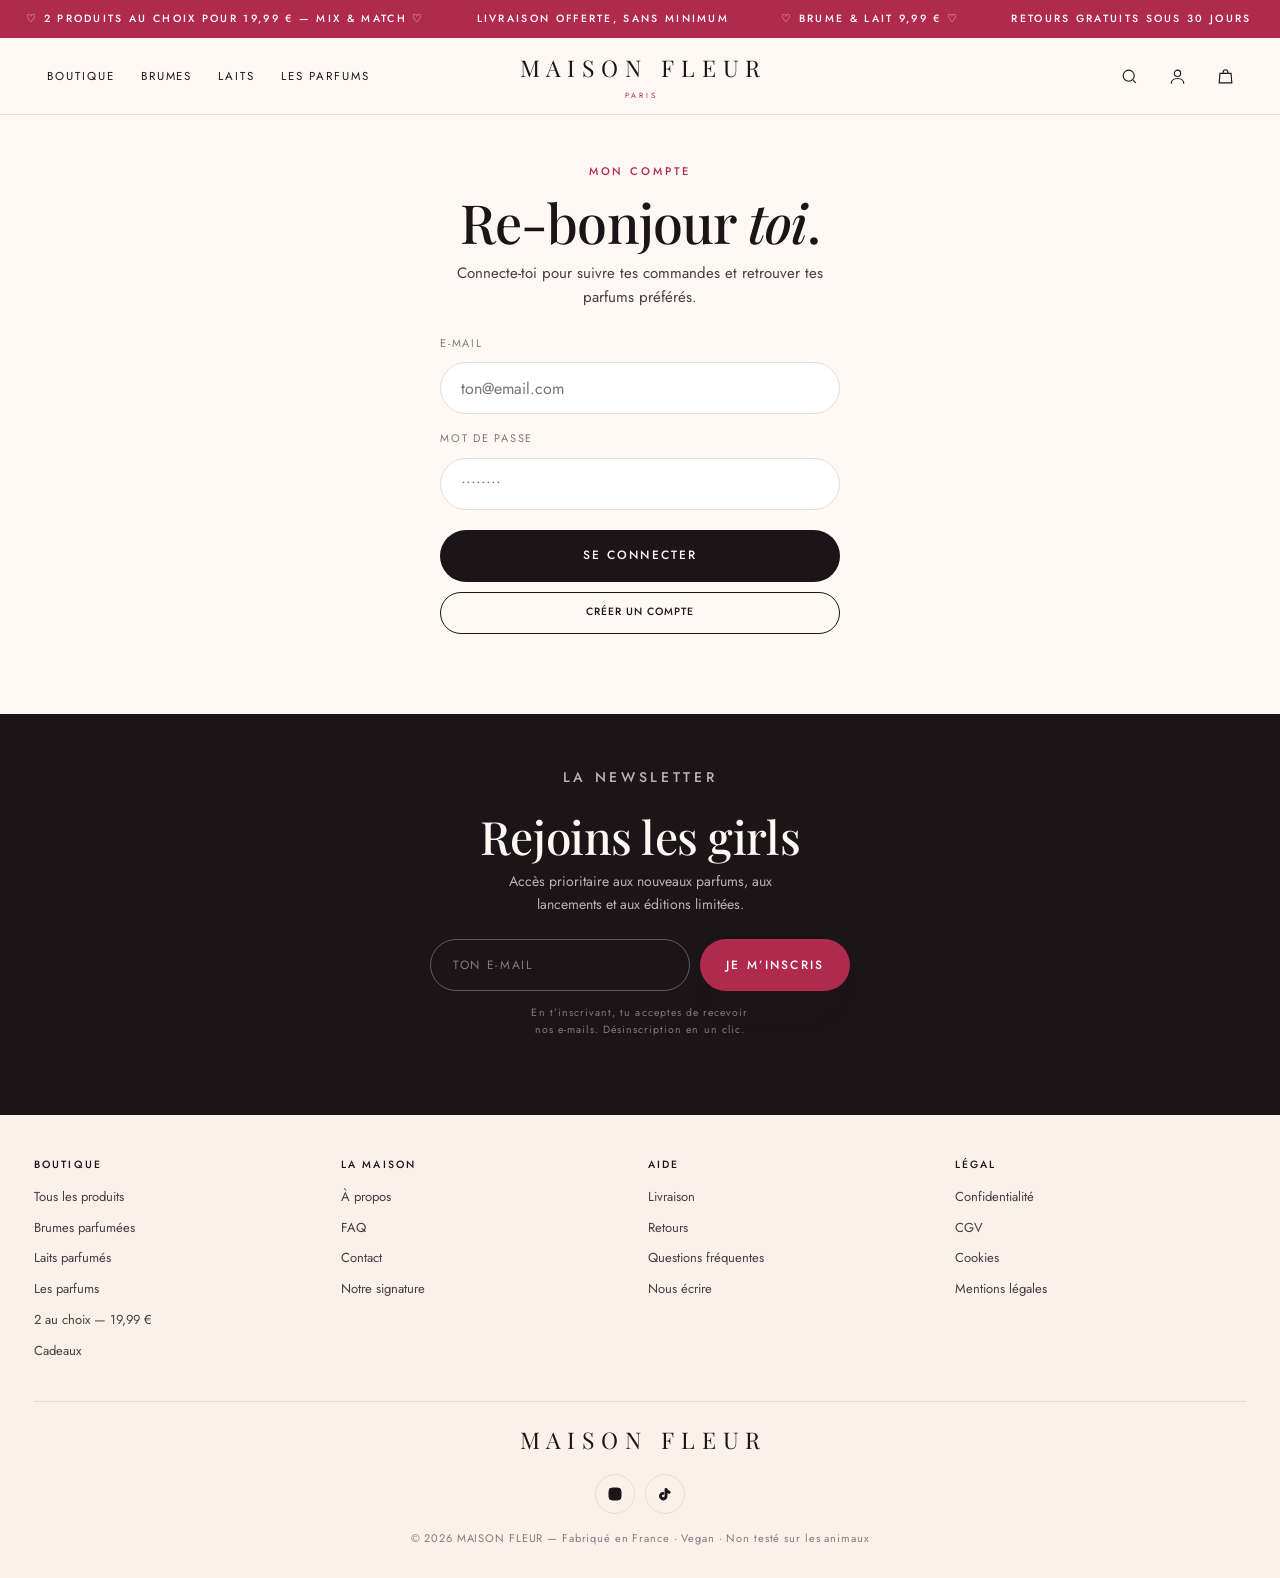
<file: compte.html>
<!doctype html>
<html lang="fr">
<head>
<meta charset="utf-8">
<meta name="viewport" content="width=device-width,initial-scale=1,viewport-fit=cover">
<title>Mon compte · Maison Fleur</title>
<meta name="description" content="Connexion à ton compte Maison Fleur.">
<meta name="theme-color" content="#B02A4E">
<link rel="icon" href="data:image/svg+xml,%3Csvg xmlns='http://www.w3.org/2000/svg' viewBox='0 0 32 32'%3E%3Crect width='32' height='32' rx='8' fill='%23B02A4E'/%3E%3Ctext x='16' y='23' font-size='18' font-family='Georgia' fill='%23FDF8F4' text-anchor='middle'%3EM%3C/text%3E%3C/svg%3E">
<link rel="preconnect" href="https://fonts.googleapis.com">
<link rel="preconnect" href="https://fonts.gstatic.com" crossorigin>
<link href="https://fonts.googleapis.com/css2?family=Playfair+Display:ital,wght@0,400..700;1,400..600&family=Jost:wght@300;400;500&display=swap" rel="stylesheet">
<link rel="stylesheet" href="assets/css/style.css">
</head>
<body>
<div id="site-header"></div>

<main>
  <section class="wrap" style="max-width:440px;padding:48px 20px 80px;text-align:center">
    <p class="eyebrow">Mon compte</p>
    <h1 class="h-section">Re-bonjour <span class="italic">toi</span>.</h1>
    <p class="lede" style="margin:12px auto 26px">Connecte-toi pour suivre tes commandes et retrouver tes parfums préférés.</p>
    <form data-newsletter style="display:grid;gap:10px;text-align:left">
      <label class="tiny" for="ac-mail">E-mail</label>
      <input id="ac-mail" type="email" required placeholder="ton@email.com" style="height:52px;border:1px solid var(--line);border-radius:99px;padding:0 20px;background:#fff">
      <label class="tiny" for="ac-pass" style="margin-top:6px">Mot de passe</label>
      <input id="ac-pass" type="password" required placeholder="••••••••" style="height:52px;border:1px solid var(--line);border-radius:99px;padding:0 20px;background:#fff">
      <button class="btn btn-dark btn-block" type="submit" style="margin-top:10px">Se connecter</button>
      <a class="btn btn-ghost btn-block btn-sm" href="boutique.html">Créer un compte</a>
    </form>
  </section>
</main>
<div id="site-footer"></div>
<script src="assets/js/data.js"></script>
<script src="assets/js/app.js"></script>
<script src="assets/js/components.js"></script>

</body>
</html>
</file>
<file: assets/css/style.css>
/* =========================================================================
   MAISON FLEUR — FEUILLE DE STYLE
   Palette, typographie et composants. Mobile-first.
   ========================================================================= */

:root{
  /* Couleurs */
  --cream:#FDF8F4;
  --cream-2:#FAF1EA;
  --white:#FFFFFF;
  --blush:#F9E6EA;
  --pink:#F3CBD6;
  --pink-soft:#FCEFF2;
  --rose:#E091A6;
  --cherry:#B02A4E;
  --burgundy:#7B1E3A;
  --ink:#1C1518;
  --ink-soft:#4A3B40;
  --muted:#8A777C;
  --line:#E9DCD6;
  --black:#0E0B0C;

  /* Typo */
  --serif:'Playfair Display', 'Didot', Georgia, 'Times New Roman', serif;
  --sans:'Jost', 'Helvetica Neue', Helvetica, Arial, sans-serif;

  /* Mesures */
  --bar-h:38px;
  --nav-h:62px;
  --radius:2px;
  --radius-lg:14px;
  --pad:20px;
  --maxw:1320px;
  --ease:cubic-bezier(.22,.61,.36,1);
  --shadow:0 18px 50px -24px rgba(123,30,58,.35);
  --shadow-soft:0 10px 30px -18px rgba(28,21,24,.3);
}

*,*::before,*::after{box-sizing:border-box}
html{-webkit-text-size-adjust:100%;scroll-behavior:smooth}
body{
  margin:0;background:var(--cream);color:var(--ink);
  font-family:var(--sans);font-size:16px;line-height:1.6;font-weight:400;
  -webkit-font-smoothing:antialiased;overflow-x:hidden;
}
body.no-scroll{overflow:hidden}
img{max-width:100%;display:block;height:auto}  /* neutralise l'attribut height des SVG */
a{color:inherit;text-decoration:none}
button{font:inherit;color:inherit;border:0;background:none;cursor:pointer}
input,select{font:inherit;color:inherit}
h1,h2,h3,h4{margin:0;font-family:var(--serif);font-weight:500;line-height:1.05;letter-spacing:-.01em}
p{margin:0}
::selection{background:var(--pink);color:var(--burgundy)}

.wrap{width:100%;max-width:var(--maxw);margin:0 auto;padding:0 var(--pad)}
.hide{display:none !important}
.sr{position:absolute;width:1px;height:1px;overflow:hidden;clip:rect(0 0 0 0);white-space:nowrap}

/* --- Typographie utilitaire ------------------------------------------- */
.eyebrow{
  font-size:11px;letter-spacing:.26em;text-transform:uppercase;color:var(--cherry);
  font-weight:500;margin-bottom:14px;
}
.display{font-family:var(--serif);font-size:clamp(34px,9vw,76px);line-height:.98;letter-spacing:-.02em}
.h-section{font-family:var(--serif);font-size:clamp(28px,7.2vw,54px);line-height:1;letter-spacing:-.015em}
.italic{font-style:italic}
.lede{color:var(--ink-soft);font-size:15px;max-width:52ch}
.tiny{font-size:11px;letter-spacing:.16em;text-transform:uppercase;color:var(--muted)}

/* --- Boutons ----------------------------------------------------------- */
.btn{
  display:inline-flex;align-items:center;justify-content:center;gap:10px;
  min-height:52px;padding:0 26px;border-radius:99px;
  font-size:12px;letter-spacing:.18em;text-transform:uppercase;font-weight:500;
  transition:transform .35s var(--ease),background .3s,color .3s,box-shadow .3s;
  text-align:center;white-space:nowrap;
}
.btn:active{transform:scale(.97)}
.btn-dark{background:var(--ink);color:var(--cream)}
.btn-dark:hover{background:var(--burgundy)}
.btn-cherry{background:var(--cherry);color:#fff;box-shadow:var(--shadow)}
.btn-cherry:hover{background:var(--burgundy)}
.btn-ghost{border:1px solid var(--ink);color:var(--ink)}
.btn-ghost:hover{background:var(--ink);color:var(--cream)}
.btn-light{background:var(--white);color:var(--ink);box-shadow:var(--shadow-soft)}
.btn-light:hover{background:var(--blush)}
.btn-block{display:flex;width:100%}
.btn-sm{min-height:42px;padding:0 14px;font-size:10.5px;letter-spacing:.1em}
.card-actions .btn{padding:0 10px;font-size:10px;letter-spacing:.08em}
@media (min-width:600px){.card-actions .btn{font-size:10.5px;letter-spacing:.1em;padding:0 14px}}
.btn[disabled]{opacity:.4;pointer-events:none}
.link-u{border-bottom:1px solid currentColor;padding-bottom:2px;font-size:12px;letter-spacing:.16em;text-transform:uppercase}

/* =========================================================================
   BARRE D'ANNONCE + NAVIGATION
   ========================================================================= */
#site-header{display:contents}  /* le conteneur ne doit pas borner le sticky */
.site-top{position:sticky;top:0;z-index:60}
.announce{
  position:relative;height:var(--bar-h);background:var(--cherry);color:#fff;
  display:flex;align-items:center;overflow:hidden;transition:height .35s var(--ease);
}
.site-top.compact .announce{height:0}
.announce-track{display:flex;width:max-content;animation:slide 26s linear infinite}
.announce span{
  padding:0 26px;font-size:10.5px;letter-spacing:.22em;text-transform:uppercase;white-space:nowrap;font-weight:500;
}
@keyframes slide{from{transform:translateX(0)}to{transform:translateX(-50%)}}
@media (prefers-reduced-motion:reduce){.announce-track{animation:none}}

.nav{
  position:relative;z-index:50;background:rgba(253,248,244,.92);
  backdrop-filter:saturate(180%) blur(14px);border-bottom:1px solid var(--line);
}
.nav-inner{
  height:var(--nav-h);display:grid;grid-template-columns:1fr auto 1fr;align-items:center;
  max-width:var(--maxw);margin:0 auto;padding:0 var(--pad);
}
.nav-left,.nav-right{display:flex;align-items:center;gap:6px}
.nav-right{justify-content:flex-end}
.logo{
  font-family:var(--serif);font-size:19px;letter-spacing:.3em;text-transform:uppercase;
  text-indent:.3em;white-space:nowrap;
}
.logo small{display:block;font-family:var(--sans);font-size:7.5px;letter-spacing:.42em;color:var(--cherry);text-align:center;margin-top:3px;text-indent:.42em}
.icon-btn{
  width:42px;height:42px;display:grid;place-items:center;border-radius:99px;position:relative;
  transition:background .25s;
}
.icon-btn:hover{background:var(--blush)}
.icon-btn svg{width:19px;height:19px;stroke:var(--ink);fill:none;stroke-width:1.4}
.cart-count{
  position:absolute;top:4px;right:2px;min-width:17px;height:17px;padding:0 4px;border-radius:99px;
  background:var(--cherry);color:#fff;font-size:10px;line-height:17px;text-align:center;font-weight:500;
}
.nav-links{display:none}
@media (max-width:420px){
  .logo{font-size:16px;letter-spacing:.2em;text-indent:.2em}
  .logo small{font-size:6.5px;letter-spacing:.3em;text-indent:.3em}
  .icon-btn{width:38px;height:38px}
  .nav-left,.nav-right{gap:2px}
}
.nav-links a{
  font-size:11.5px;letter-spacing:.17em;text-transform:uppercase;padding:8px 13px;position:relative;
}
.nav-links a::after{
  content:'';position:absolute;left:13px;right:13px;bottom:2px;height:1px;background:var(--cherry);
  transform:scaleX(0);transform-origin:left;transition:transform .3s var(--ease);
}
.nav-links a:hover::after,.nav-links a.active::after{transform:scaleX(1)}

/* Menu mobile */
.burger svg{stroke-width:1.5}
.drawer{
  position:fixed;inset:0;z-index:80;background:var(--cream);transform:translateX(-100%);
  transition:transform .45s var(--ease);display:flex;flex-direction:column;
}
.drawer.open{transform:translateX(0)}
.drawer-head{display:flex;align-items:center;justify-content:space-between;padding:14px var(--pad);border-bottom:1px solid var(--line)}
.drawer nav{padding:26px var(--pad);display:flex;flex-direction:column;gap:2px;flex:1;overflow-y:auto}
.drawer nav a{font-family:var(--serif);font-size:30px;padding:11px 0;border-bottom:1px solid var(--line)}
.drawer nav a small{display:block;font-family:var(--sans);font-size:10px;letter-spacing:.2em;text-transform:uppercase;color:var(--muted);margin-top:2px}
.drawer-foot{padding:20px var(--pad) 32px;background:var(--pink-soft)}
.drawer-foot p{font-size:12px;letter-spacing:.14em;text-transform:uppercase;color:var(--burgundy);margin-bottom:12px;text-align:center}

/* =========================================================================
   HERO
   ========================================================================= */
.hero{position:relative;background:var(--cream);overflow:hidden}
.hero-media{position:relative;aspect-ratio:4/5;max-height:74vh;width:100%}
.hero-media img{width:100%;height:100%;object-fit:cover}
.hero-media::after{
  content:'';position:absolute;inset:0;
  background:linear-gradient(180deg,rgba(255,255,255,.12) 0%,rgba(255,250,248,.05) 32%,rgba(253,248,244,.72) 62%,rgba(253,248,244,.97) 92%,var(--cream) 100%);
}
.hero-body{position:relative;z-index:2;margin-top:-13vh;padding:0 var(--pad) 46px;text-align:center}
.hero-body .display{margin-bottom:16px}
.hero-body .lede{margin:0 auto 26px;font-size:15.5px}
.hero-cta{display:flex;flex-direction:column;gap:10px;max-width:400px;margin:0 auto}
.hero-badge{
  display:inline-flex;align-items:center;gap:8px;margin-bottom:18px;padding:7px 16px;border-radius:99px;
  background:var(--white);box-shadow:var(--shadow-soft);
  font-size:10px;letter-spacing:.2em;text-transform:uppercase;color:var(--cherry);font-weight:500;
}
.hero-strip{
  background:var(--ink);color:var(--cream);display:flex;overflow-x:auto;scrollbar-width:none;
}
.hero-strip::-webkit-scrollbar{display:none}
.hero-strip div{
  flex:1 0 auto;padding:14px 22px;font-size:10px;letter-spacing:.2em;text-transform:uppercase;
  white-space:nowrap;border-right:1px solid rgba(253,248,244,.16);
}

/* =========================================================================
   SECTIONS GÉNÉRIQUES
   ========================================================================= */
.section{padding:60px 0}
.section-cream{background:var(--cream)}
.section-white{background:var(--white)}
.section-blush{background:var(--blush)}
.section-ink{background:var(--ink);color:var(--cream)}
.section-ink .lede,.section-ink .tiny{color:rgba(253,248,244,.68)}
.section-ink .eyebrow{color:var(--pink)}
.section-head{margin-bottom:30px}
.section-head.center{text-align:center}
.section-head.center .lede{margin-inline:auto}
.section-head .lede{margin-top:14px}
.head-row{display:flex;align-items:flex-end;justify-content:space-between;gap:20px}
.head-row .link-u{display:none;flex:0 0 auto;padding-bottom:6px}

/* --- Grille produits / parfums ----------------------------------------- */
.grid{display:grid;gap:14px}
.grid-2{grid-template-columns:repeat(2,1fr)}
.scroller{
  display:grid;grid-auto-flow:column;grid-auto-columns:74%;gap:14px;overflow-x:auto;
  scroll-snap-type:x mandatory;padding-bottom:6px;margin:0 calc(var(--pad) * -1);padding-inline:var(--pad);
  scrollbar-width:none;
}
.scroller::-webkit-scrollbar{display:none}
.scroller > *{scroll-snap-align:start}

/* Carte parfum */
.card{
  background:var(--white);border-radius:var(--radius-lg);overflow:hidden;position:relative;
  display:flex;flex-direction:column;transition:transform .4s var(--ease),box-shadow .4s var(--ease);
}
.card:hover{transform:translateY(-4px);box-shadow:var(--shadow-soft)}
.card-media{position:relative;aspect-ratio:3/4;overflow:hidden;background:var(--cream-2);display:block}
.card-media img{width:100%;height:100%;object-fit:cover;transition:transform .7s var(--ease)}
.card:hover .card-media img{transform:scale(1.04)}
.card-tag{
  position:absolute;top:10px;left:10px;background:var(--white);color:var(--burgundy);
  padding:5px 11px;border-radius:99px;font-size:9px;letter-spacing:.18em;text-transform:uppercase;font-weight:500;
}
.card-tag.dark{background:var(--ink);color:var(--cream)}
.card-body{padding:14px 14px 16px;display:flex;flex-direction:column;gap:6px;flex:1}
.card-name{font-family:var(--serif);font-size:20px;line-height:1.1}
.card-notes{font-size:11px;letter-spacing:.1em;text-transform:uppercase;color:var(--muted);line-height:1.5}
.card-prices{display:flex;flex-wrap:wrap;gap:8px;margin-top:2px;font-size:12.5px;color:var(--ink-soft)}
.card-prices b{font-weight:500}
.card-actions{display:flex;flex-direction:column;gap:7px;margin-top:auto;padding-top:10px}
.card-price{font-size:14px;letter-spacing:.02em}
.card-price s{color:var(--muted);margin-left:6px;font-size:12px}

/* Sélecteur de format sur carte */
.seg{display:flex;background:var(--cream-2);border-radius:99px;padding:3px;gap:3px}
.seg button{
  flex:1;min-height:34px;border-radius:99px;font-size:10.5px;letter-spacing:.11em;text-transform:uppercase;
  color:var(--muted);transition:background .25s,color .25s;padding:0 6px;
}
.seg button[aria-pressed="true"]{background:var(--white);color:var(--ink);box-shadow:0 1px 4px rgba(0,0,0,.08)}

/* =========================================================================
   SHOP BY MOOD
   ========================================================================= */
.mood-grid{display:grid;grid-template-columns:repeat(2,1fr);gap:10px}
.mood{
  position:relative;aspect-ratio:3/4;border-radius:var(--radius-lg);overflow:hidden;display:flex;
  align-items:flex-end;color:#fff;
}
.mood:first-child{grid-column:span 2;aspect-ratio:16/11}
.mood img{position:absolute;inset:0;width:100%;height:100%;object-fit:cover;transition:transform .8s var(--ease)}
.mood:hover img{transform:scale(1.05)}
.mood::after{content:'';position:absolute;inset:0;background:linear-gradient(0deg,rgba(28,21,24,.66) 0%,rgba(28,21,24,.08) 55%)}
.mood-txt{position:relative;z-index:2;padding:16px}
.mood-txt h3{font-family:var(--sans);font-size:14px;letter-spacing:.2em;text-transform:uppercase;font-weight:500}
.mood-txt p{font-size:12px;opacity:.85;margin-top:4px}
.mood-txt em{display:block;font-family:var(--serif);font-style:italic;font-size:16px;margin-top:6px}

/* =========================================================================
   PICK ANY 2 — SÉLECTEUR DUO
   ========================================================================= */
.duo-band{
  background:linear-gradient(160deg,var(--pink-soft) 0%,var(--blush) 55%,var(--pink) 100%);
  position:relative;overflow:hidden;
}
.duo-band::before{
  content:'';position:absolute;width:420px;height:420px;border-radius:50%;
  background:radial-gradient(circle,rgba(255,255,255,.85),rgba(255,255,255,0) 70%);top:-160px;right:-140px;
}
.duo-price-badge{
  display:inline-flex;flex-direction:column;align-items:center;justify-content:center;
  width:104px;height:104px;border-radius:50%;background:var(--cherry);color:#fff;
  font-family:var(--serif);font-size:23px;line-height:1;transform:rotate(-8deg);box-shadow:var(--shadow);
}
.duo-price-badge span{font-family:var(--sans);font-size:8.5px;letter-spacing:.2em;text-transform:uppercase;margin-top:6px}
.duo-picker{display:grid;gap:12px;margin-top:26px}
.slot{
  background:var(--white);border-radius:var(--radius-lg);padding:14px;display:flex;gap:13px;align-items:center;
  border:1px solid transparent;transition:border-color .3s,box-shadow .3s;position:relative;
}
.slot.filled{border-color:var(--pink)}
.slot-img{
  width:62px;height:76px;flex:0 0 auto;border-radius:8px;overflow:hidden;background:var(--cream-2);
  display:grid;place-items:center;
}
.slot-img img{width:100%;height:100%;object-fit:cover}
.slot-img .ph{font-family:var(--serif);font-size:26px;color:var(--pink)}
.slot-info{flex:1;min-width:0}
.slot-info .tiny{margin-bottom:3px}
.slot-info strong{display:block;font-family:var(--serif);font-size:18px;font-weight:500;line-height:1.15}
.slot-info span{font-size:11.5px;color:var(--muted);letter-spacing:.06em}
.slot-change{font-size:10.5px;letter-spacing:.14em;text-transform:uppercase;color:var(--cherry);border-bottom:1px solid;padding-bottom:1px;margin-top:6px;display:inline-block}
.duo-total{
  display:flex;align-items:baseline;justify-content:space-between;gap:12px;margin-top:20px;
  padding-top:16px;border-top:1px solid rgba(123,30,58,.2);
}
.duo-total .amount{font-family:var(--serif);font-size:34px;line-height:1}
.duo-total s{color:var(--muted);font-size:14px;margin-left:8px}
.duo-save{font-size:11px;letter-spacing:.14em;text-transform:uppercase;color:var(--cherry);font-weight:500}

/* Sélecteur modal */
.picker{
  position:fixed;inset:0;z-index:90;background:rgba(28,21,24,.45);backdrop-filter:blur(3px);
  opacity:0;pointer-events:none;transition:opacity .3s;display:flex;align-items:flex-end;justify-content:center;
}
.picker.open{opacity:1;pointer-events:auto}
.picker-panel{
  background:var(--cream);width:100%;max-width:640px;max-height:88vh;border-radius:18px 18px 0 0;
  display:flex;flex-direction:column;transform:translateY(100%);transition:transform .4s var(--ease);
}
.picker.open .picker-panel{transform:translateY(0)}
.picker-head{padding:18px var(--pad) 12px;border-bottom:1px solid var(--line);position:relative}
.picker-head h3{font-size:22px}
.picker-head .tiny{margin-top:4px}
.picker-close{position:absolute;top:14px;right:12px}
.picker-filters{
  display:flex;gap:7px;padding:12px var(--pad);overflow-x:auto;scrollbar-width:none;
  -webkit-mask-image:linear-gradient(to right,#000 calc(100% - 28px),transparent 100%);
  mask-image:linear-gradient(to right,#000 calc(100% - 28px),transparent 100%);
}
.picker-filters::-webkit-scrollbar{display:none}
.chip{
  flex:0 0 auto;padding:8px 15px;border-radius:99px;border:1px solid var(--line);background:var(--white);
  font-size:10.5px;letter-spacing:.14em;text-transform:uppercase;color:var(--muted);transition:.25s;
  white-space:nowrap;
}
.chip[aria-pressed="true"]{background:var(--ink);color:var(--cream);border-color:var(--ink)}
.picker-list{overflow-y:auto;padding:4px var(--pad) 28px;display:grid;grid-template-columns:repeat(2,1fr);gap:10px}
.pick-item{
  background:var(--white);border-radius:12px;overflow:hidden;text-align:left;display:flex;flex-direction:column;
  border:1.5px solid transparent;transition:border-color .25s,transform .25s;
}
.pick-item:active{transform:scale(.98)}
.pick-item.selected{border-color:var(--cherry)}
.pick-item img{aspect-ratio:3/4;object-fit:cover;width:100%;background:var(--cream-2)}
.pick-item .pi-body{padding:9px 10px 12px}
.pick-item strong{display:block;font-family:var(--serif);font-size:15px;font-weight:500;line-height:1.15}
.pick-item span{display:block;font-size:10px;letter-spacing:.12em;text-transform:uppercase;color:var(--muted);margin-top:3px}

/* Confirmation de commande */
.order-confirm{
  position:fixed;inset:0;z-index:95;background:rgba(28,21,24,.5);backdrop-filter:blur(3px);
  opacity:0;pointer-events:none;transition:opacity .3s;display:flex;align-items:center;justify-content:center;padding:20px;
}
.order-confirm.open{opacity:1;pointer-events:auto}
.order-confirm-panel{
  background:var(--cream);width:100%;max-width:460px;border-radius:18px;padding:44px 30px;text-align:center;
  transform:scale(.96);transition:transform .35s var(--ease);
}
.order-confirm.open .order-confirm-panel{transform:scale(1)}
.order-confirm-panel .lede{margin:14px auto 26px}

/* =========================================================================
   LAYERING
   ========================================================================= */
.layer-card{
  background:var(--white);border-radius:var(--radius-lg);padding:16px;display:flex;flex-direction:column;gap:12px;
}
.layer-imgs{display:flex;align-items:center;gap:8px}
.layer-imgs img{width:calc(50% - 16px);aspect-ratio:3/4;object-fit:cover;border-radius:8px;background:var(--cream-2)}
.layer-imgs .plus{font-family:var(--serif);font-size:22px;color:var(--cherry);width:16px;text-align:center}
.layer-card h3{font-size:19px}
.layer-card p{font-size:12.5px;color:var(--muted)}
.layer-card .names{font-size:11px;letter-spacing:.14em;text-transform:uppercase;color:var(--cherry)}

/* --- Étapes layering --------------------------------------------------- */
.steps{display:grid;gap:14px;margin-top:26px}
.step{display:flex;gap:14px;align-items:flex-start;padding:16px;background:rgba(255,255,255,.06);border-radius:12px}
.section-white .step,.section-cream .step{background:var(--white)}
.step b{font-family:var(--serif);font-size:26px;line-height:1;color:var(--rose);flex:0 0 auto;width:34px}
.step h4{font-family:var(--sans);font-size:12px;letter-spacing:.18em;text-transform:uppercase;margin-bottom:5px;font-weight:500}
.step p{font-size:13px;opacity:.75}

/* =========================================================================
   UGC
   ========================================================================= */
.ugc-card{border-radius:var(--radius-lg);overflow:hidden;position:relative;background:var(--ink);display:block}
.ugc-card img{aspect-ratio:9/16;object-fit:cover;width:100%}
.ugc-overlay{
  position:absolute;inset:auto 0 0 0;padding:14px;color:#fff;
  background:linear-gradient(0deg,rgba(14,11,12,.8),rgba(14,11,12,0));
}
.ugc-overlay .handle{font-size:11px;letter-spacing:.12em;opacity:.85}
.ugc-overlay .comment{font-family:var(--serif);font-size:17px;line-height:1.2;margin-top:5px}
.ugc-meta{display:flex;align-items:center;gap:6px;margin-top:8px;font-size:11px;opacity:.85}
.ugc-play{
  position:absolute;top:12px;right:12px;width:30px;height:30px;border-radius:50%;
  background:rgba(255,255,255,.22);backdrop-filter:blur(6px);display:grid;place-items:center;
}
.ugc-play svg{width:13px;height:13px;fill:#fff}

/* =========================================================================
   GIFTING
   ========================================================================= */
.gift-hero{position:relative;border-radius:var(--radius-lg);overflow:hidden;min-height:420px;display:flex;align-items:flex-end}
.gift-hero img{position:absolute;inset:0;width:100%;height:100%;object-fit:cover}
.gift-hero::after{content:'';position:absolute;inset:0;background:linear-gradient(0deg,rgba(28,21,24,.55),rgba(28,21,24,0) 60%)}
.gift-hero-txt{position:relative;z-index:2;padding:24px;color:#fff;max-width:520px}
.gift-hero-txt .h-section{color:#fff}
.gift-list{display:grid;gap:12px;margin-top:16px}
.gift-item{background:var(--white);border-radius:var(--radius-lg);padding:13px;display:flex;gap:12px;align-items:center}
.gift-item .imgs{display:flex;flex:0 0 auto}
.gift-item .imgs img{width:52px;aspect-ratio:3/4;object-fit:cover;border-radius:7px;background:var(--cream-2)}
.gift-item .imgs img:last-child{margin-left:-16px;box-shadow:-6px 0 12px -8px rgba(0,0,0,.4)}
.gift-item h4{font-family:var(--sans);font-size:11px;letter-spacing:.17em;text-transform:uppercase;font-weight:500}
.gift-item p{font-size:12.5px;color:var(--muted);margin-top:3px}
.gift-item .price{font-size:13px;margin-top:4px}

/* =========================================================================
   PAGE PRODUIT
   ========================================================================= */
.pdp{padding-bottom:96px}
.gallery{position:relative;background:var(--cream-2)}
.gallery-track{display:grid;grid-auto-flow:column;grid-auto-columns:100%;overflow-x:auto;scroll-snap-type:x mandatory;scrollbar-width:none}
.gallery-track::-webkit-scrollbar{display:none}
.gallery-track img{aspect-ratio:4/5;object-fit:cover;width:100%;scroll-snap-align:center}
.gallery-dots{position:absolute;bottom:14px;left:0;right:0;display:flex;justify-content:center;gap:6px}
.gallery-dots i{width:6px;height:6px;border-radius:50%;background:rgba(28,21,24,.25);transition:.3s}
.gallery-dots i.on{background:var(--ink);width:18px;border-radius:99px}
.pdp-head{padding:22px var(--pad) 0}
.pdp-head h1{font-size:clamp(30px,8.5vw,46px);margin-bottom:8px}
.pdp-notes{font-size:11.5px;letter-spacing:.18em;text-transform:uppercase;color:var(--cherry);margin-bottom:12px}
.pdp-price{display:flex;align-items:baseline;gap:10px;font-family:var(--serif);font-size:26px}
.pdp-price .sub{font-family:var(--sans);font-size:12px;letter-spacing:.1em;color:var(--muted)}
.pdp-desc{margin:16px 0 20px;color:var(--ink-soft);font-size:14.5px}
.pdp-block{padding:0 var(--pad);max-width:720px;margin:0 auto}
.stars{display:inline-flex;gap:2px;color:var(--cherry);font-size:12px;letter-spacing:.1em}
.rating-row{display:flex;align-items:center;gap:8px;font-size:12px;color:var(--muted);margin-bottom:14px}

.type-switch{display:grid;grid-template-columns:1fr 1fr;gap:9px;margin:18px 0}
.type-opt{
  border:1px solid var(--line);border-radius:12px;padding:12px;text-align:left;background:var(--white);
  transition:border-color .25s,background .25s;
}
.type-opt[aria-pressed="true"]{border-color:var(--ink);background:var(--white);box-shadow:inset 0 0 0 1px var(--ink)}
.type-opt strong{display:block;font-size:12px;letter-spacing:.12em;text-transform:uppercase;font-weight:500}
.type-opt span{display:block;font-size:12px;color:var(--muted);margin-top:4px}

.qty{display:inline-flex;align-items:center;border:1px solid var(--line);border-radius:99px;background:var(--white)}
.qty button{width:44px;height:48px;display:grid;place-items:center;font-size:17px;color:var(--ink-soft)}
.qty span{width:34px;text-align:center;font-size:14px}
.buy-row{display:flex;gap:10px;align-items:center;margin-bottom:10px}
.buy-row .btn{flex:1}

/* MAKE IT A DUO */
.duo-upsell{
  margin:24px calc(var(--pad) * -1) 0;padding:22px var(--pad) 26px;
  background:linear-gradient(170deg,var(--pink-soft),var(--blush));
}
.duo-upsell h3{font-size:24px}
.duo-upsell .tiny{color:var(--cherry);margin-bottom:6px}
.upsell-scroll{display:grid;grid-auto-flow:column;grid-auto-columns:150px;gap:10px;overflow-x:auto;margin:16px calc(var(--pad)*-1) 0;padding:2px var(--pad) 8px;scrollbar-width:none}
.upsell-scroll::-webkit-scrollbar{display:none}
.upsell-item{background:var(--white);border-radius:12px;overflow:hidden;text-align:left;border:1.5px solid transparent;transition:.25s;display:flex;flex-direction:column}
.upsell-item.selected{border-color:var(--cherry)}
.upsell-item img{width:100%;aspect-ratio:3/4;object-fit:cover;background:var(--cream-2)}
.upsell-item .ub{padding:9px 10px 11px;display:flex;flex-direction:column;gap:3px;flex:1}
.upsell-item strong{font-family:var(--serif);font-size:15px;font-weight:500;line-height:1.1}
.upsell-item span{font-size:9.5px;letter-spacing:.11em;text-transform:uppercase;color:var(--muted)}
.upsell-item em{font-style:normal;font-size:12px;margin-top:auto;padding-top:4px}
.upsell-badge{font-size:9px;letter-spacing:.14em;text-transform:uppercase;color:var(--cherry)}

/* Accordéons */
.acc{border-top:1px solid var(--line)}
.acc:last-of-type{border-bottom:1px solid var(--line)}
.acc-head{width:100%;display:flex;align-items:center;justify-content:space-between;gap:12px;padding:17px 0;text-align:left;font-size:12px;letter-spacing:.16em;text-transform:uppercase}
.acc-head i{font-style:normal;font-size:17px;color:var(--cherry);transition:transform .3s}
.acc.open .acc-head i{transform:rotate(45deg)}
.acc-body{max-height:0;overflow:hidden;transition:max-height .4s var(--ease)}
.acc-body p{padding-bottom:18px;font-size:13.5px;color:var(--ink-soft)}

/* Avis */
.review{padding:18px 0;border-bottom:1px solid var(--line)}
.review h4{font-family:var(--sans);font-size:13px;letter-spacing:.06em;font-weight:500;margin:6px 0 4px}
.review p{font-size:13.5px;color:var(--ink-soft)}
.review .who{font-size:11px;letter-spacing:.14em;text-transform:uppercase;color:var(--muted);margin-top:7px}

/* Barre sticky mobile */
.sticky-buy{
  position:fixed;left:0;right:0;bottom:0;z-index:55;padding:10px var(--pad) calc(10px + env(safe-area-inset-bottom));
  background:rgba(253,248,244,.95);backdrop-filter:blur(12px);border-top:1px solid var(--line);
  display:flex;gap:10px;align-items:center;transform:translateY(120%);transition:transform .35s var(--ease);
}
.sticky-buy.show{transform:translateY(0)}
.sticky-buy .info{flex:1;min-width:0}
.sticky-buy .info strong{display:block;font-family:var(--serif);font-size:15px;font-weight:500;line-height:1.1;white-space:nowrap;overflow:hidden;text-overflow:ellipsis}
.sticky-buy .info span{font-size:11px;color:var(--muted)}

/* =========================================================================
   PANIER
   ========================================================================= */
.cart-page{padding:26px 0 60px}
.cart-line{display:flex;gap:13px;padding:16px 0;border-bottom:1px solid var(--line);position:relative}
.cart-line img{width:76px;aspect-ratio:3/4;object-fit:cover;border-radius:8px;background:var(--cream-2);flex:0 0 auto}
.cart-line .cl-body{flex:1;min-width:0;display:flex;flex-direction:column;gap:4px}
.cart-line strong{font-family:var(--serif);font-size:18px;font-weight:500;line-height:1.1}
.cart-line .cl-meta{font-size:11px;letter-spacing:.12em;text-transform:uppercase;color:var(--muted)}
.cart-line .cl-foot{display:flex;align-items:center;justify-content:space-between;margin-top:6px;gap:10px}
.cart-line .remove{font-size:10.5px;letter-spacing:.14em;text-transform:uppercase;color:var(--muted);border-bottom:1px solid var(--line)}
.qty-mini{display:inline-flex;align-items:center;border:1px solid var(--line);border-radius:99px}
.qty-mini button{width:34px;height:34px;display:grid;place-items:center}
.qty-mini span{width:26px;text-align:center;font-size:13px}
.duo-flag{
  display:inline-flex;align-items:center;gap:6px;background:var(--pink-soft);color:var(--burgundy);
  padding:4px 10px;border-radius:99px;font-size:9.5px;letter-spacing:.14em;text-transform:uppercase;align-self:flex-start;
}
.progress-card{
  background:linear-gradient(150deg,var(--pink-soft),var(--blush));border-radius:var(--radius-lg);
  padding:20px;margin-bottom:22px;
}
.progress-card h3{font-size:22px;margin-bottom:6px}
.progress-card p{font-size:13px;color:var(--ink-soft)}
.bar{height:5px;border-radius:99px;background:rgba(255,255,255,.8);overflow:hidden;margin:14px 0 4px}
.bar i{display:block;height:100%;background:var(--cherry);border-radius:99px;transition:width .5s var(--ease)}
.summary{background:var(--white);border-radius:var(--radius-lg);padding:20px;margin-top:22px}
.summary .row{display:flex;justify-content:space-between;font-size:13.5px;padding:6px 0;color:var(--ink-soft)}
.summary .row.save{color:var(--cherry);font-weight:500}
.summary .row.total{
  border-top:1px solid var(--line);margin-top:10px;padding-top:14px;color:var(--ink);
  font-family:var(--serif);font-size:22px;align-items:baseline;
}
.empty{text-align:center;padding:60px 0}
.empty h2{font-size:30px;margin-bottom:10px}

/* =========================================================================
   SHIPPING
   ========================================================================= */
.ship-form{display:grid;gap:14px;margin-top:22px}
.ship-form .field{display:flex;flex-direction:column;gap:6px}
.ship-form .field-row{display:grid;grid-template-columns:1fr 1fr;gap:12px}
.ship-form input,.ship-form select{
  height:52px;border:1px solid var(--line);border-radius:14px;padding:0 16px;
  background:var(--white);font-size:14px;width:100%;
}
.ship-form input:focus,.ship-form select:focus{outline:2px solid var(--cherry);outline-offset:1px}

/* =========================================================================
   BOUTIQUE / FILTRES
   ========================================================================= */
.shop-head{padding:34px 0 20px;text-align:center}
.filters{display:flex;gap:8px;overflow-x:auto;padding:0 var(--pad) 18px;margin:0 calc(var(--pad)*-1);scrollbar-width:none}
.filters::-webkit-scrollbar{display:none}
.sort-row{display:flex;justify-content:space-between;align-items:center;padding-bottom:16px;gap:12px}
.sort-row select{border:1px solid var(--line);background:var(--white);border-radius:99px;padding:9px 14px;font-size:11px;letter-spacing:.12em;text-transform:uppercase}

/* =========================================================================
   FOOTER
   ========================================================================= */
.news{background:var(--ink);color:var(--cream);padding:52px 0;text-align:center}
.news h2{font-size:clamp(28px,7vw,46px);margin-bottom:10px}
.news p{font-size:14px;color:rgba(253,248,244,.7);max-width:40ch;margin:0 auto 24px}
.news form{display:flex;flex-direction:column;gap:10px;max-width:420px;margin:0 auto}
.news input{
  height:52px;border-radius:99px;border:1px solid rgba(253,248,244,.3);background:transparent;color:var(--cream);
  padding:0 22px;font-size:12px;letter-spacing:.14em;text-transform:uppercase;
}
.news input::placeholder{color:rgba(253,248,244,.45)}
.news input:focus{outline:none;border-color:var(--pink)}
.news .note{font-size:10.5px;letter-spacing:.1em;color:rgba(253,248,244,.45);margin-top:14px;text-transform:none}

footer{background:var(--cream-2);padding:44px 0 30px}
.foot-cols{display:grid;grid-template-columns:repeat(2,1fr);gap:26px 16px}
.foot-cols h4{font-family:var(--sans);font-size:10.5px;letter-spacing:.2em;text-transform:uppercase;margin-bottom:12px;font-weight:500}
.foot-cols a{display:block;font-size:13px;color:var(--ink-soft);padding:5px 0}
.foot-cols a:hover{color:var(--cherry)}
.foot-bottom{
  margin-top:34px;padding-top:20px;border-top:1px solid var(--line);
  display:flex;flex-direction:column;gap:16px;align-items:center;text-align:center;
}
.socials{display:flex;gap:10px}
.socials a{width:40px;height:40px;border-radius:50%;border:1px solid var(--line);display:grid;place-items:center;transition:.25s}
.socials a:hover{background:var(--ink);border-color:var(--ink)}
.socials a:hover svg{stroke:var(--cream);fill:var(--cream)}
.socials svg{width:16px;height:16px;stroke:var(--ink);fill:var(--ink)}
.foot-bottom p{font-size:11px;color:var(--muted);letter-spacing:.08em}

/* =========================================================================
   PANIER LATÉRAL (drawer) + TOAST
   ========================================================================= */
.overlay{
  position:fixed;inset:0;z-index:70;background:rgba(28,21,24,.42);opacity:0;pointer-events:none;transition:opacity .3s;
}
.overlay.open{opacity:1;pointer-events:auto}
.cart-drawer{
  position:fixed;top:0;right:0;bottom:0;z-index:75;width:min(420px,92vw);background:var(--cream);
  transform:translateX(100%);transition:transform .42s var(--ease);display:flex;flex-direction:column;
}
.cart-drawer.open{transform:translateX(0)}
.cd-head{display:flex;align-items:center;justify-content:space-between;padding:16px var(--pad);border-bottom:1px solid var(--line)}
.cd-head h3{font-size:20px}
.cd-body{flex:1;overflow-y:auto;padding:0 var(--pad) 12px}
.cd-foot{padding:16px var(--pad) calc(18px + env(safe-area-inset-bottom));border-top:1px solid var(--line);background:var(--white)}
.cd-foot .trow{display:flex;justify-content:space-between;align-items:baseline;margin-bottom:12px}
.cd-foot .trow .amount{font-family:var(--serif);font-size:24px}
.mini-recos{display:grid;grid-auto-flow:column;grid-auto-columns:110px;gap:9px;overflow-x:auto;padding-bottom:8px;scrollbar-width:none}
.mini-recos::-webkit-scrollbar{display:none}
.mini-reco{background:var(--white);border-radius:10px;overflow:hidden;text-align:left}
.mini-reco img{width:100%;aspect-ratio:3/4;object-fit:cover;background:var(--cream-2)}
.mini-reco .mb{padding:7px 8px 9px}
.mini-reco strong{display:block;font-family:var(--serif);font-size:13px;font-weight:500;line-height:1.1}
.mini-reco span{font-size:10px;color:var(--muted)}

.toast{
  position:fixed;left:50%;top:calc(var(--bar-h) + var(--nav-h) + 12px);z-index:95;transform:translate(-50%,-180%);
  background:var(--ink);color:var(--cream);padding:13px 20px;border-radius:99px;
  font-size:11.5px;letter-spacing:.12em;text-transform:uppercase;transition:transform .42s var(--ease);
  box-shadow:var(--shadow);max-width:92vw;text-align:center;
}
.toast.show{transform:translate(-50%,0)}

/* Apparition au scroll */
.reveal{opacity:0;transform:translateY(22px);transition:opacity .8s var(--ease),transform .8s var(--ease)}
.reveal.in{opacity:1;transform:none}
@media (prefers-reduced-motion:reduce){.reveal{opacity:1;transform:none;transition:none}}

/* =========================================================================
   RESPONSIVE
   ========================================================================= */
@media (min-width:600px){
  .grid-2{grid-template-columns:repeat(3,1fr)}
  .scroller{grid-auto-columns:40%}
  .mood-grid{grid-template-columns:repeat(3,1fr)}
  .mood:first-child{grid-column:span 3;aspect-ratio:21/9}
  .gift-list{grid-template-columns:repeat(2,1fr)}
  .picker-list{grid-template-columns:repeat(3,1fr)}
  .hero-cta{flex-direction:row;justify-content:center;max-width:none}
  .foot-cols{grid-template-columns:repeat(4,1fr)}
  .news form{flex-direction:row}
  .news input{flex:1}
}

@media (min-width:900px){
  :root{--pad:34px;--nav-h:76px}
  .section{padding:92px 0}
  .nav-links{display:flex;align-items:center}
  .burger{display:none}
  .logo{font-size:23px}
  .grid-2{grid-template-columns:repeat(4,1fr);gap:20px}
  .grid{gap:20px}
  .scroller{grid-auto-columns:25%;gap:20px}
  .head-row .link-u{display:inline-block}
  .section-head{margin-bottom:44px}

  /* Hero desktop : split éditorial */
  .hero-media{aspect-ratio:auto;height:min(82vh,760px);max-height:none}
  .hero-body{
    position:absolute;inset:auto 0 0 0;margin:0;padding:0 0 64px;display:flex;justify-content:center;
  }
  .hero-inner{max-width:760px;padding:0 var(--pad)}
  .hero-body .display{font-size:clamp(50px,5.6vw,86px)}
  .hero-body .lede{font-size:17px}

  .duo-picker{grid-template-columns:1fr 1fr}
  .duo-layout{display:grid;grid-template-columns:minmax(0,.85fr) minmax(0,1.15fr);gap:60px;align-items:center}
  .steps{grid-template-columns:repeat(3,1fr)}
  .mood-grid{grid-template-columns:repeat(4,1fr);gap:14px}
  .mood:first-child{grid-column:span 2;aspect-ratio:3/4}
  .gift-layout{display:grid;grid-template-columns:minmax(0,1.1fr) minmax(0,.9fr);gap:34px;align-items:center}
  .gift-list{grid-template-columns:1fr;margin-top:0}
  .gift-hero{min-height:560px}

  /* PDP desktop */
  .pdp-layout{display:grid;grid-template-columns:minmax(0,1.1fr) minmax(0,.9fr);gap:52px;align-items:start;padding:34px var(--pad) 0;max-width:var(--maxw);margin:0 auto}
  .pdp-head,.pdp-block{padding:0;max-width:none}
  .gallery{position:sticky;top:calc(var(--bar-h) + var(--nav-h) + 16px);border-radius:var(--radius-lg);overflow:hidden}
  .gallery-track img{aspect-ratio:4/5}
  .sticky-buy{display:none}
  .duo-upsell{margin:28px 0 0;border-radius:var(--radius-lg);padding:26px}
  .upsell-scroll{grid-auto-columns:160px;margin:16px 0 0;padding:2px 0 8px}
  .picker{align-items:center}
  .picker-panel{border-radius:18px;max-height:82vh}
  .cart-layout{display:grid;grid-template-columns:minmax(0,1.4fr) minmax(0,.6fr);gap:44px;align-items:start}
  .summary{margin-top:0;position:sticky;top:calc(var(--bar-h) + var(--nav-h) + 16px)}
  .layer-imgs img{width:calc(50% - 16px)}
}

@media (min-width:1200px){
  .scroller{display:grid;grid-auto-flow:row;grid-template-columns:repeat(4,1fr);overflow:visible;margin:0;padding:0}
}
</file>
